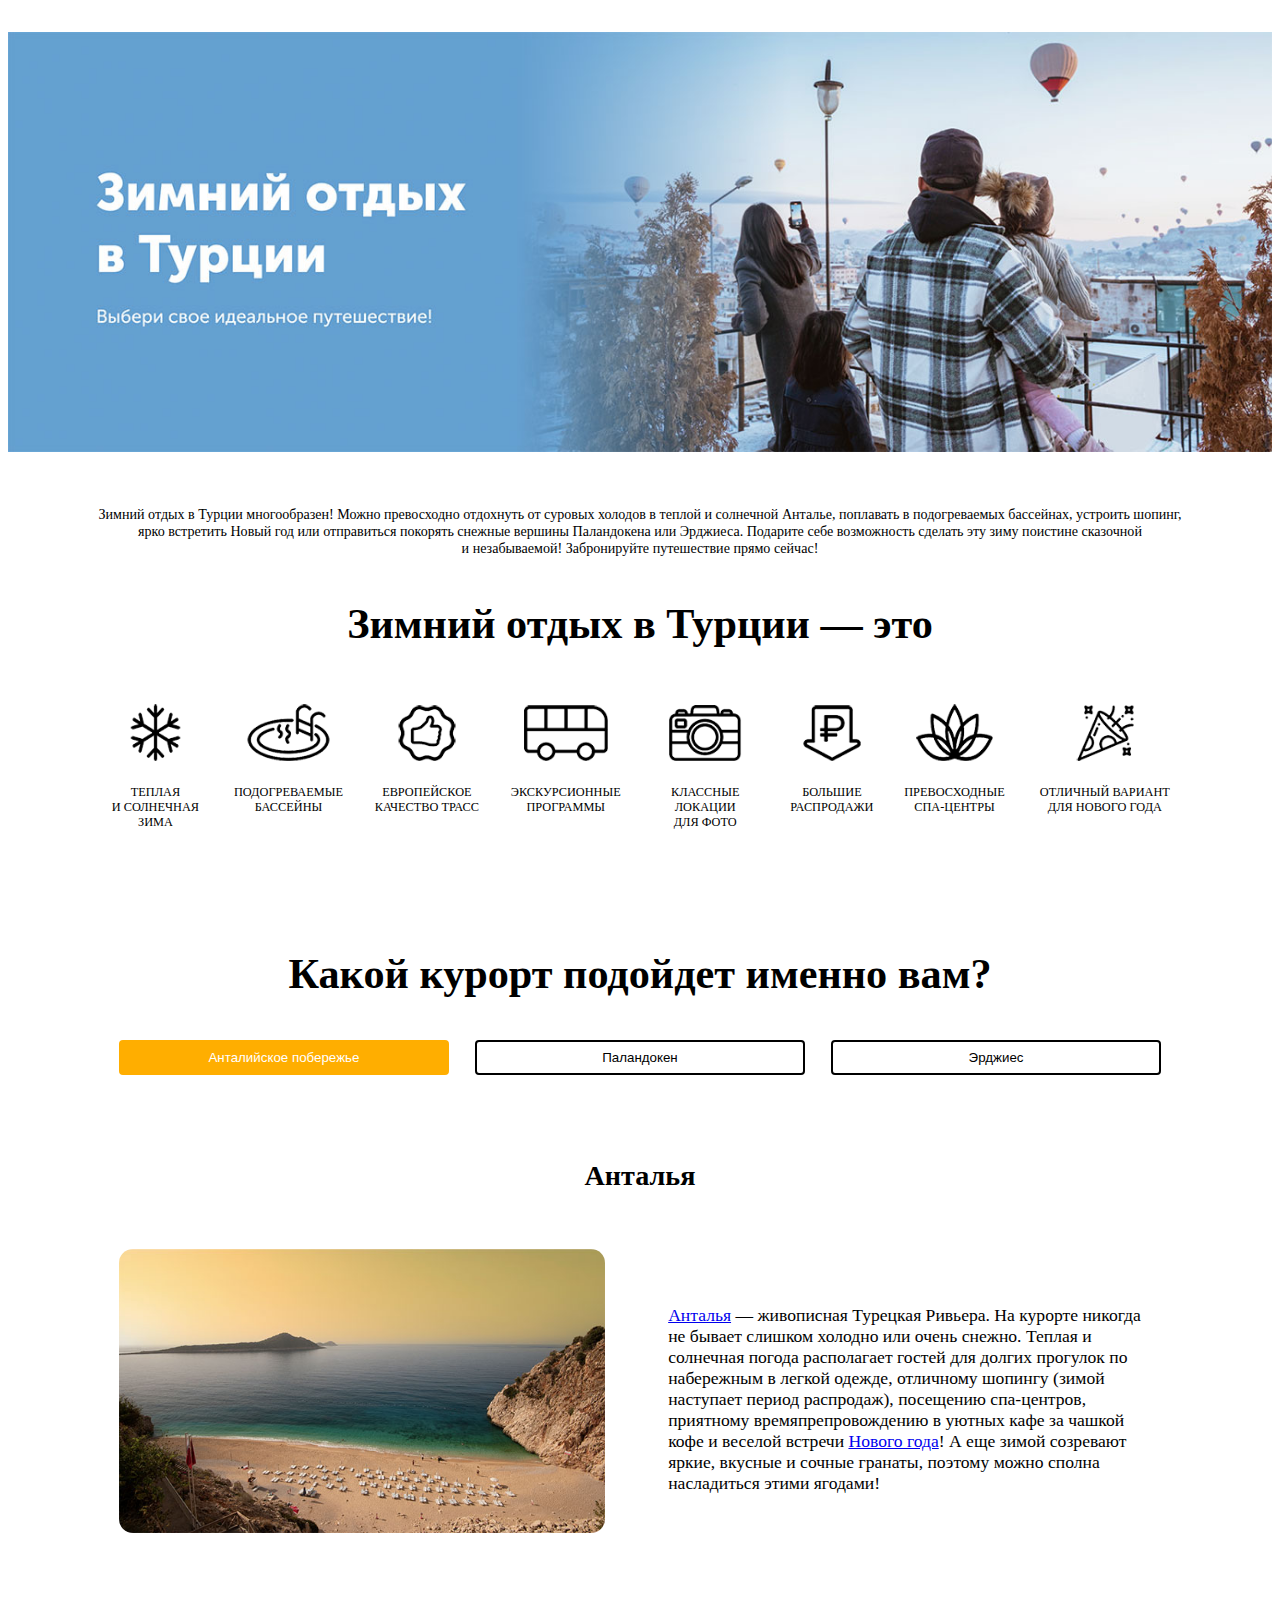
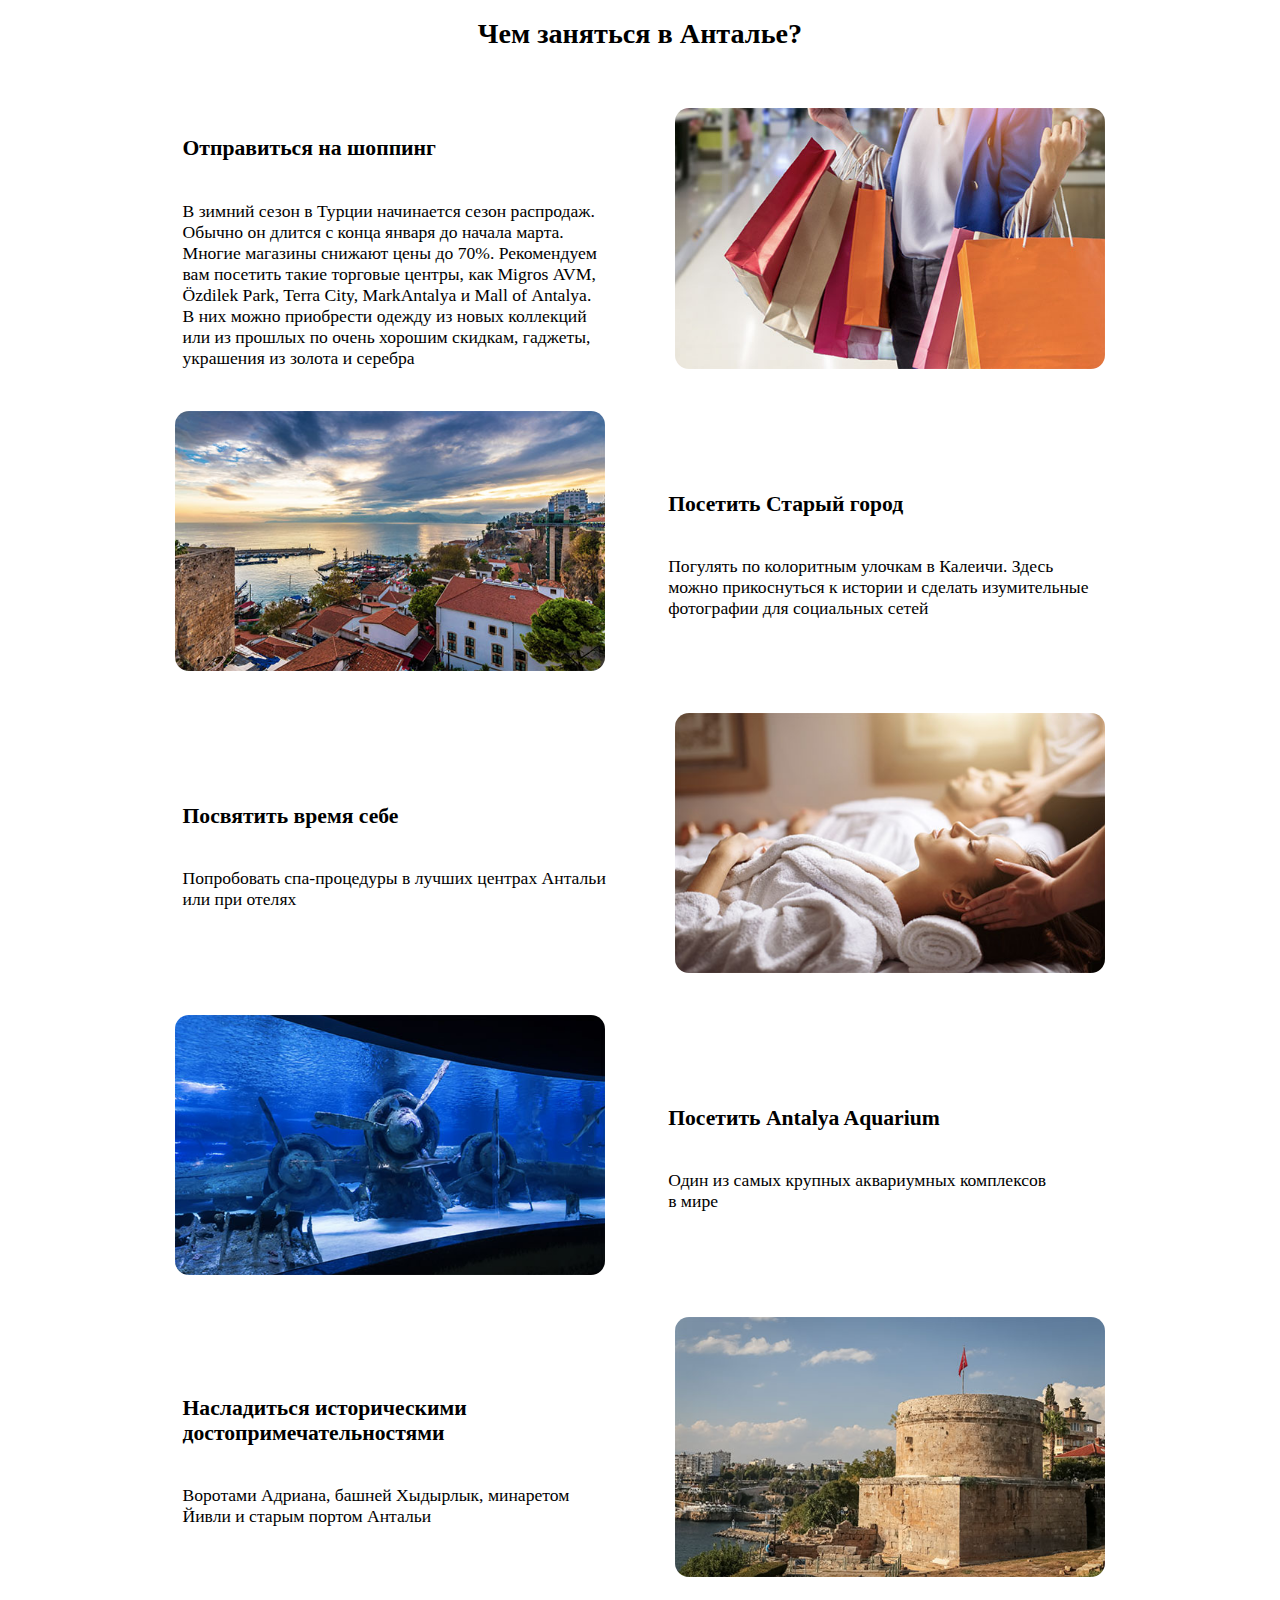
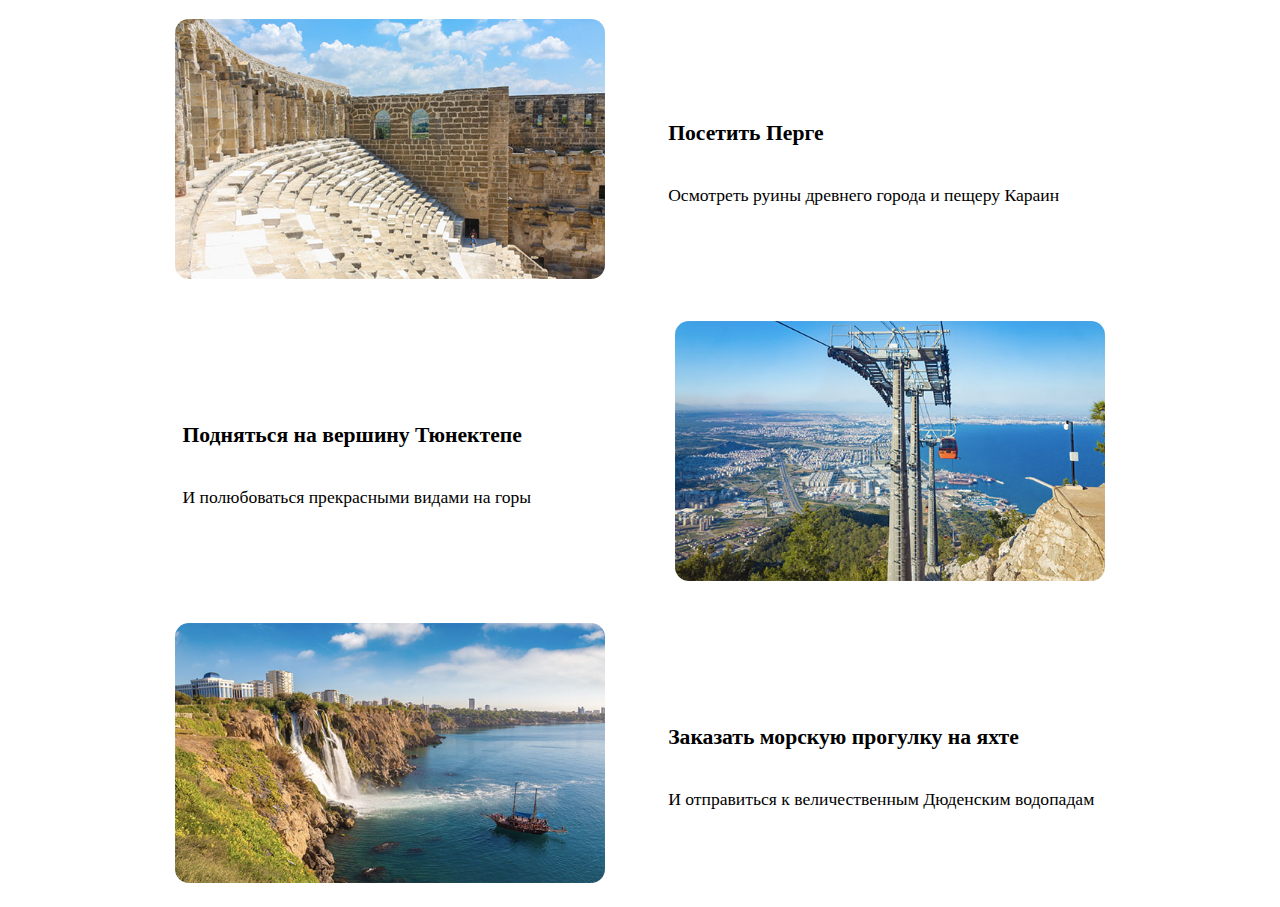
<file: site/coral.ru/index.html>
<body>
<link rel="stylesheet" href="css/index.css">

<div id="site-wrap">

    <section class="intro">
        <div class="kv"></div>
    </section>

    <section class="winter-turkey-is">
        <div class="contenu">
            <div class="blah-blah">
                Зимний отдых в Турции многообразен! Можно превосходно отдохнуть от суровых холодов в теплой и солнечной
                Анталье, поплавать в подогреваемых бассейнах, устроить шопинг, ярко встретить Новый год или отправиться
                покорять снежные вершины Паландокена или Эрджиеса. Подарите себе возможность сделать эту зиму поистине
                сказочной и незабываемой! Забронируйте путешествие прямо сейчас!
            </div>
            <h2>Зимний отдых в Турции &mdash; это</h2>
            <div class="features-list">
                <div>
                    <div class="icon" style="background-image: url(iii/icon-feaure-01.png);"></div>
                    <div class="label">Теплая и солнечная зима</div>
                </div>
                <div>
                    <div class="icon" style="background-image: url(iii/icon-feaure-02.png);"></div>
                    <div class="label">Подогреваемые бассейны</div>
                </div>
                <div>
                    <div class="icon" style="background-image: url(iii/icon-feaure-03.png);"></div>
                    <div class="label">Европейское качество трасс</div>
                </div>
                <div>
                    <div class="icon" style="background-image: url(iii/icon-feaure-04.png);"></div>
                    <div class="label">Экскурсионные программы</div>
                </div>
                <div>
                    <div class="icon" style="background-image: url(iii/icon-feaure-05.png);"></div>
                    <div class="label">Классные локации для фото</div>
                </div>
                <div>
                    <div class="icon" style="background-image: url(iii/icon-feaure-06.png);"></div>
                    <div class="label">Большие распродажи</div>
                </div>
                <div>
                    <div class="icon" style="background-image: url(iii/icon-feaure-07.png);"></div>
                    <div class="label">Превосходные спа-центры</div>
                </div>
                <div>
                    <div class="icon" style="background-image: url(iii/icon-feaure-08.png);"></div>
                    <div class="label">Отличный вариант для Нового года</div>
                </div>
            </div>
        </div>
    </section>

    <section class="resorts">
        <div class="contenu">
            <h2>Какой курорт подойдет именно вам?</h2>
            <div class="resort-selector">
                <button class="selected" data-content-marker="antalia">Анталийское побережье</button>
                <button data-content-marker="palandoken">Паландокен</button>
                <button data-content-marker="ercyies">Эрджиес</button>
            </div>
            <div class="resort-contents">
                <div class="resort shown" data-content="antalia">
                    <h3>Анталья</h3>
                    <div class="info-comp heading">
                        <div class="visual"></div>
                        <div class="info">
                            <p>
                                <a href="https://www.coral.ru/main/winter-turkey-s-coral-travel/" target="_blank">Анталья</a>
                                &mdash; живописная Турецкая Ривьера. На курорте никогда не бывает слишком холодно или
                                очень снежно. Теплая и солнечная погода располагает гостей для долгих прогулок по
                                набережным в легкой одежде, отличному шопингу (зимой наступает период распродаж),
                                посещению спа-центров, приятному времяпрепровождению в уютных кафе за чашкой кофе
                                и веселой встречи <a href="https://www.coral.ru/main/newyear/" target="_blank">Нового года</a>!
                                А еще зимой созревают яркие, вкусные и сочные гранаты,
                                поэтому можно сполна насладиться этими ягодами!
                            </p>
                        </div>
                    </div>
                    <h3>Чем заняться в Анталье?</h3>
                    <div class="info-comp">
                        <div class="visual" style="background-image: url(iii/visual-antalia-01.jpg);"></div>
                        <div class="info">
                            <h4>Отправиться на шоппинг</h4>
                            <p>
                                В зимний сезон в Турции начинается сезон распродаж. Обычно он длится с конца
                                января до начала марта. Многие магазины снижают цены до 70%. Рекомендуем вам посетить
                                такие торговые центры, как Migros AVM, Özdilek Park, Terra City, MarkAntalya и Mall of Antalya.
                                В них можно приобрести одежду из новых коллекций или из прошлых по очень хорошим скидкам,
                                гаджеты, украшения из золота и серебра
                            </p>
                        </div>
                    </div>
                    <div class="info-comp">
                        <div class="visual" style="background-image: url(iii/visual-antalia-02.jpg);"></div>
                        <div class="info">
                            <h4>Посетить Старый город</h4>
                            <p>
                                Погулять по колоритным улочкам в Калеичи. Здесь можно прикоснуться к истории и сделать
                                изумительные фотографии для социальных сетей
                            </p>
                        </div>
                    </div>
                    <div class="info-comp">
                        <div class="visual" style="background-image: url(iii/visual-antalia-03.jpg);"></div>
                        <div class="info">
                            <h4>Посвятить время себе</h4>
                            <p>
                                Попробовать спа-процедуры в лучших центрах Антальи или при отелях
                            </p>
                        </div>
                    </div>
                    <div class="info-comp">
                        <div class="visual" style="background-image: url(iii/visual-antalia-04.jpg);"></div>
                        <div class="info">
                            <h4>Посетить Antalya Aquarium</h4>
                            <p>
                                Один из самых крупных аквариумных комплексов в мире
                            </p>
                        </div>
                    </div>
                    <div class="info-comp">
                        <div class="visual" style="background-image: url(iii/visual-antalia-05.jpg);"></div>
                        <div class="info">
                            <h4>Насладиться историческими достопримечательностями</h4>
                            <p>
                                Воротами Адриана, башней Хыдырлык, минаретом Йивли и старым портом Антальи
                            </p>
                        </div>
                    </div>
                    <div class="info-comp">
                        <div class="visual" style="background-image: url(iii/visual-antalia-06.jpg);"></div>
                        <div class="info">
                            <h4>Посетить Перге</h4>
                            <p>Осмотреть руины древнего города и пещеру Караин</p>
                        </div>
                    </div>
                    <div class="info-comp">
                        <div class="visual" style="background-image: url(iii/visual-antalia-07.jpg);"></div>
                        <div class="info">
                            <h4>Подняться на вершину Тюнектепе</h4>
                            <p>И полюбоваться прекрасными видами на горы</p>
                        </div>
                    </div>
                    <div class="info-comp">
                        <div class="visual" style="background-image: url(iii/visual-antalia-08.jpg);"></div>
                        <div class="info">
                            <h4>Заказать морскую прогулку на яхте</h4>
                            <p>И отправиться к величественным Дюденским водопадам</p>
                        </div>
                    </div>
                </div>
                <div class="resort" data-content="palandoken">
                    <h3>Паландокен</h3>
                    <div class="info-comp heading">
                        <div class="visual"></div>
                        <div class="info">
                            <p>
                                Курорт <a href="https://www.coral.ru/main/turkey/palandoken/" target="_blank">Паландокен</a>
                                находится всего в 4 км от города Эрзурум. Паландокен завоевал любовь
                                горнолыжников благодаря большому выбору трасс легкого и среднего уровня. Здесь можно
                                быстро обучиться горнолыжному мастерству. А еще на курорте есть отличные возможности для
                                вечернего катания, отели со своими подъемниками и кафе с обзорным видом 360°. Курорт
                                Паландокен отлично подойдет как для активно катающихся гостей, так и для новичков!
                            </p>
                        </div>
                    </div>
                    <h3>Apres-ski, или чем ещё заняться на горнолыжном курорте?</h3>
                    <h3>На курорте</h3>
                    <div class="info-comp">
                        <div class="visual" style="background-image: url(iii/visual-palandoken-01.jpg);"></div>
                        <div class="info">
                            <h4>Расслабиться в спа-центре при отеле</h4>
                            <p>
                                Почти все отели предлагают своим гостям бассейны с подогревом, сауну, хаммам и услуги массажиста
                            </p>
                        </div>
                    </div>
                    <div class="info-comp">
                        <div class="visual" style="background-image: url(iii/visual-palandoken-02.jpg);"></div>
                        <div class="info">
                            <h4>Попробовать национальную кухню и насладиться великолепными видами в кафе с обзорными видами</h4>
                            <p>
                                Рекомендуем вам посетить Kure Café & Restourant, Famus Café (капсульный ресторан) и Konakly Café
                            </p>
                        </div>
                    </div>
                    <h3>В Эрзуруме</h3>
                    <div class="info-comp">
                        <div class="visual" style="background-image: url(iii/visual-palandoken-03.jpg);"></div>
                        <div class="info">
                            <h4>Отправиться в центр города и осмотреть все достопримечательности</h4>
                            <p>Эрзурумская крепость, крепость Олту, медресе с двумя минаретами, мост Чобан-Деде</p>
                        </div>
                    </div>
                    <div class="info-comp">
                        <div class="visual" style="background-image: url(iii/visual-palandoken-04.jpg);"></div>
                        <div class="info">
                            <h4>Посетить колоритный рынок</h4>
                            <p>
                                Самый известный крытый рынок расположен неподалеку от Караван-сарая Ташхан. Здесь можно
                                купить и небольшие памятные сувениры, и украшения из серебра, и местные сладости
                            </p>
                        </div>
                    </div>
                    <div class="info-comp">
                        <div class="visual" style="background-image: url(iii/visual-palandoken-05.jpg);"></div>
                        <div class="info">
                            <h4>Насладиться природными чудесами</h4>
                            <p>Озером Тортум с изумрудной водой, долиной Камины фей и живописным водопадом</p>
                        </div>
                    </div>

                    <h3>Что делать, если вы не умеете кататься на лыжах или у вас нет необходимого снаряжения?</h3>
                    <div class="textual">
                        <p>Если вы еще новичок, но мечтаете уверенно стоять на лыжах, то не беспокойтесь.
                            Опытные и дружелюбные инструкторы быстро обучат вас всем тонкостям горнолыжного спорта!</p>
                        <p>Также почти во всех отелях вы можете арендовать все необходимое горнолыжное снаряжение – от
                            костюма до лыж, сноуборда, санок и тюбинга &mdash; по очень привлекательным и приятным ценам</p>
                    </div>
                </div>
                <div class="resort" data-content="ercyies">
                    <h3>Эрджиес</h3>
                    <div class="info-comp heading">
                        <div class="visual"></div>
                        <div class="info">
                            <p>
                                <a href="https://www.coral.ru/main/turkey/erciyes/" target="_blank">Эрджиес</a> &mdash;
                                это настоящая жемчужина горнолыжной Турции! Современный курорт находится в 25 км
                                от города Кайсери. Здесь оснащенные широкие трассы, 18 подъемников, удобная система
                                ski-pass и превосходные спа-центры при отелях. Этот горнолыжный курорт идеально подойдет
                                для тех, кто хочет совместить активное катание по горным склонам с другими видами отдыха!
                            </p>
                        </div>
                    </div>
                    <h3>Apres-ski, или чем ещё заняться на горнолыжном курорте?</h3>
                    <h3>На курорте</h3>
                    <div class="info-comp">
                        <div class="visual" style="background-image: url(iii/visual-ercyies-01.jpg);"></div>
                        <div class="info">
                            <h4>Сделать яркие фотографии</h4>
                            <p>На фоне снежных вершин</p>
                        </div>
                    </div>
                    <div class="info-comp">
                        <div class="visual" style="background-image: url(iii/visual-ercyies-02.jpg);"></div>
                        <div class="info">
                            <h4>Посетить Каппадокию</h4>
                            <p>
                                Насладиться сказочными воздушными шарами и завораживающими подземными городами
                                в Каппадокии. Расстояние от Эрджиес до Каппадокии &mdash; 110 км
                            </p>
                        </div>
                    </div>
                    <div class="info-comp">
                        <div class="visual" style="background-image: url(iii/visual-ercyies-03.jpg);"></div>
                        <div class="info">
                            <h4>Расслабиться в спа-центре при отеле</h4>
                            <p>
                                Отдохнуть в спа-отелях при отелях. Почти все отели в Эрджиесе предлагают своим гостям
                                подогреваемые бассейны, хаммам и массаж
                            </p>
                        </div>
                    </div>
                    <div class="info-comp">
                        <div class="visual" style="background-image: url(iii/visual-ercyies-04.jpg);"></div>
                        <div class="info">
                            <h4>Весело провести время в ночном клубе при отеле Mirada Del Monte 3*</h4>
                            <p>Попасть на вечеринку может любой желающий</p>
                        </div>
                    </div>
                    <div class="info-comp">
                        <div class="visual" style="background-image: url(iii/visual-ercyies-05.jpg);"></div>
                        <div class="info">
                            <h4>Покататься на санках и тюбинагах</h4>
                            <p>Можно взять на прокат</p>
                        </div>
                    </div>
                    <h3>В Кайсери</h3>
                    <div class="info-comp">
                        <div class="visual" style="background-image: url(iii/visual-ercyies-06.jpg);"></div>
                        <div class="info">
                            <h4>Отправиться на шопинг</h4>
                            <p>
                                Здесь находится 9 огромных торговых центров, где можно купить все: от одежды любимых
                                брендов до небольших сувениров для друзей и родственников
                            </p>
                        </div>
                    </div>
                    <div class="info-comp">
                        <div class="visual" style="background-image: url(iii/visual-ercyies-07.jpg);"></div>
                        <div class="info">
                            <h4>Попробовать национальную кухню</h4>
                            <p>
                                В Кайсери можно попробовать блюда, характерные именно для этого региона. Например,
                                катмери, манты и бастурму
                            </p>
                        </div>
                    </div>
                    <div class="info-comp">
                        <div class="visual" style="background-image: url(iii/visual-ercyies-08.jpg);"></div>
                        <div class="info">
                            <h4>Рассмотреть исторические достопримечательности</h4>
                            <p>Мечеть Куршунлу, крепость Кайсери, площадь Джумхурийет</p>
                        </div>
                    </div>

                    <h3>Что делать, если вы не умеете кататься на лыжах или у вас нет необходимого снаряжения?</h3>
                    <div class="textual">
                        <p>Если вы еще новичок, но мечтаете уверенно стоять на лыжах, то не беспокойтесь.
                            Опытные и дружелюбные инструкторы быстро обучат вас всем тонкостям горнолыжного спорта!</p>
                        <p>Также почти во всех отелях вы можете арендовать все необходимое горнолыжное снаряжение – от
                            костюма до лыж, сноуборда, санок и тюбинга &mdash; по очень привлекательным и приятным ценам</p>
                    </div>
                </div>
            </div>
        </div>
    </section>

</div>

<script src="js/index.js"></script>
</body>
</file>
<file: site/coral.ru/css/index.css>
.reset {
  position: static;
  left: auto;
  top: auto;
  right: auto;
  bottom: auto;
  width: auto;
  height: auto;
  margin: 0;
  padding: 0;
  -webkit-transform: none;
  -moz-transform: none;
  -ms-transform: none;
  -o-transform: none;
  transform: none;
  background: none;
}
.bbox,
.bbox * {
  box-sizing: border-box;
}
.interactive {
  -webkit-user-select: none;
  -moz-user-select: none;
  -ms-user-select: none;
  user-select: none;
}
.interactive:active {
  -webkit-transform: translateY(2px);
  -moz-transform: translateY(2px);
  -ms-transform: translateY(2px);
  -o-transform: translateY(2px);
  transform: translateY(2px);
}
.abs100x100 {
  position: absolute;
  left: 0;
  top: 0;
  width: 100%;
  height: 100%;
}
.centering {
  display: table !important;
  width: 100%;
  height: 100%;
}
.centering > *:first-child {
  width: 100%;
  height: 100%;
  display: table-cell;
  text-align: center;
  vertical-align: middle;
}
.centering > *:first-child > *:first-child {
  display: inline-block;
}
@media screen and (max-width: 768px) {
  .hidden-on-mobile {
    display: none !important;
  }
}
@media screen and (min-width: 769px) {
  .hidden-on-desktop {
    display: none !important;
  }
}
.rur:not(:empty):after {
  content: ' \20BD ';
}
.flex-center {
  display: flex;
  justify-content: center;
  align-items: center;
}
#site-wrap,
#site-wrap * {
  box-sizing: border-box;
}
#site-wrap section + section {
  margin-top: 3%;
}
@media screen and (max-width: 768px) {
  #site-wrap section + section {
    margin-top: 10%;
  }
}
#site-wrap section > .contenu {
  max-width: 1370px;
  margin: auto;
  padding: 1rem;
  font-size: 1.1vw;
  display: flex;
  flex-direction: column;
  align-items: center;
}
@media screen and (max-width: 1440px) {
  #site-wrap section > .contenu {
    max-width: 1130px;
  }
}
@media screen and (min-width: 1440px) {
  #site-wrap section > .contenu {
    font-size: 15.84px;
  }
}
#site-wrap section > .contenu > * {
  max-width: 100%;
}
@media screen and (max-width: 768px) {
  #site-wrap section > .contenu {
    font-size: 1.2em;
  }
}
@media screen and (max-width: 576px) {
  #site-wrap section > .contenu {
    font-size: 1.3em;
  }
}
#site-wrap section > .contenu h2 {
  text-align: center;
  margin-bottom: 1em;
  font-size: 3em;
  max-width: 20em;
}
@media screen and (max-width: 768px) {
  #site-wrap section > .contenu h2 {
    font-size: 2.6em;
    padding: 0 0.5em;
  }
}
@media screen and (max-width: 576px) {
  #site-wrap section > .contenu h2 {
    font-size: 2em;
  }
}
#site-wrap section > .contenu h3 {
  text-align: center;
  font-size: 2em;
}
#site-wrap section > .contenu ul li:before,
#site-wrap section > .contenu ul li:after {
  display: none;
}
#site-wrap section > .contenu .buttonlike {
  -webkit-user-select: none;
  -moz-user-select: none;
  -ms-user-select: none;
  user-select: none;
  display: inline-flex;
  justify-content: center;
  align-items: center;
  text-align: center;
  line-height: 1;
  font-size: inherit;
  height: 2.6em;
  padding: 0 2em;
  border: 0;
  text-decoration: none!important;
  border-radius: 0.5em;
}
#site-wrap section > .contenu .buttonlike:active {
  -webkit-transform: translateY(2px);
  -moz-transform: translateY(2px);
  -ms-transform: translateY(2px);
  -o-transform: translateY(2px);
  transform: translateY(2px);
}
#site-wrap section > .contenu .buttonlike.transparent {
  color: inherit;
  border: 1px solid currentColor;
}
#site-wrap section > .contenu .buttonlike.yellow {
  color: white;
  background-color: #F0AB00;
}
#site-wrap section > .contenu .buttonlike.blue {
  color: white;
  background-color: #0093D0;
}
#site-wrap section > .contenu .buttonlike.deepblue {
  color: white;
  background-color: #0F2855;
}
#site-wrap section > .contenu .buttonlike.red {
  color: white;
  background-color: #D7232A;
  border-radius: 100px;
}
body .contentLayout-BaseContainer {
  max-width: 100%;
  overflow: hidden;
}
body .contentLayout-BaseContainer .notcritical {
  padding: 0!important;
}
body .contentLayout-BaseContainer .notcritical > .container {
  margin: 0!important;
  padding: 0!important;
  max-width: none!important;
}
body .contentLayout-BaseContainer .notcritical > .container .widgetcontainer {
  margin-bottom: 0;
}
body .contentLayout-BaseContainer .notcritical > .container > .row:not(:nth-child(2)) {
  display: none;
}
body > div.contentLayout-BaseContainer > div.notcritical > div > div:nth-child(2) > div.col-sm-12.order-1.col-md-9.rightcol > h1 {
  display: none;
}
@font-face {
  font-family: 'museosans';
  font-weight: 900;
  src: url('https://font.static.useinsider.com/coraltravel/museosanscyrl-900-webfont.ttf');
}
@font-face {
  font-family: 'museosans';
  font-weight: bold;
  src: url('https://font.static.useinsider.com/coraltravel/museosanscyrl-700-webfont.ttf');
}
@font-face {
  font-family: 'museosans';
  font-weight: normal;
  src: url('https://font.static.useinsider.com/coraltravel/museosanscyrl-500-webfont.ttf');
}
@font-face {
  font-family: 'museosans';
  font-weight: 300;
  src: url('https://font.static.useinsider.com/coraltravel/museosanscyrl-300-webfont.ttf');
}
#site-wrap {
  font-family: museosans;
  font-weight: normal;
}
#site-wrap h1,
#site-wrap h2,
#site-wrap h3,
#site-wrap h4 {
  font-weight: bold;
}
#site-wrap section.intro .kv {
  max-width: 1370px;
  margin: 2em auto 0;
  background: url("../iii/intro-desktop.jpg") center no-repeat;
  background-size: cover;
  aspect-ratio: 3.01098901;
}
@media screen and (max-width: 768px) {
  #site-wrap section.intro .kv {
    background-image: url(../iii/intro-mobile.jpg);
    aspect-ratio: 0.72;
  }
}
#site-wrap section.winter-turkey-is > .contenu {
  text-align: center;
  font-weight: normal;
}
#site-wrap section.winter-turkey-is > .contenu h2 {
  margin-top: 1em;
}
#site-wrap section.winter-turkey-is > .contenu .features-list {
  display: flex;
  justify-content: center;
}
@media screen and (max-width: 768px) {
  #site-wrap section.winter-turkey-is > .contenu .features-list {
    flex-wrap: wrap;
  }
}
#site-wrap section.winter-turkey-is > .contenu .features-list > * {
  flex: 0 1 auto;
  display: flex;
  flex-direction: column;
  align-items: center;
  padding: 1em;
}
#site-wrap section.winter-turkey-is > .contenu .features-list > * > * {
  max-width: 100%;
}
@media screen and (max-width: 768px) {
  #site-wrap section.winter-turkey-is > .contenu .features-list > * {
    flex: 0 1 25%;
  }
}
@media screen and (max-width: 576px) {
  #site-wrap section.winter-turkey-is > .contenu .features-list > * {
    flex: 0 1 50%;
  }
}
#site-wrap section.winter-turkey-is > .contenu .features-list > * .icon {
  aspect-ratio: 1.49253731;
  background: center no-repeat;
  background-size: contain;
  width: 6em;
  max-width: 100px;
}
#site-wrap section.winter-turkey-is > .contenu .features-list > * .label {
  line-height: 1.2;
  margin-top: 2em;
  text-transform: uppercase;
  font-size: 0.875em;
}
#site-wrap section.resorts > .contenu .resort-selector {
  width: 100%;
  display: flex;
  justify-content: center;
}
@media screen and (max-width: 768px) {
  #site-wrap section.resorts > .contenu .resort-selector {
    flex-wrap: wrap;
  }
}
#site-wrap section.resorts > .contenu .resort-selector [data-content-marker] {
  -webkit-user-select: none;
  -moz-user-select: none;
  -ms-user-select: none;
  user-select: none;
  outline: none;
  flex: 0 1 30%;
  display: inline-flex;
  justify-content: center;
  align-items: center;
  text-align: center;
  line-height: 1;
  margin: 0 1em;
  height: 2.6em;
  padding: 0 2em;
  border-radius: 0.3em;
  border: 2px solid black;
  background: white;
  -webkit-transition: color 0.5s, background 0.5s, border 0.5s;
  -moz-transition: color 0.5s, background 0.5s, border 0.5s;
  -ms-transition: color 0.5s, background 0.5s, border 0.5s;
  -o-transition: color 0.5s, background 0.5s, border 0.5s;
  transition: color 0.5s, background 0.5s, border 0.5s;
  cursor: pointer;
}
#site-wrap section.resorts > .contenu .resort-selector [data-content-marker]:active {
  -webkit-transform: translateY(2px);
  -moz-transform: translateY(2px);
  -ms-transform: translateY(2px);
  -o-transform: translateY(2px);
  transform: translateY(2px);
}
@media screen and (max-width: 768px) {
  #site-wrap section.resorts > .contenu .resort-selector [data-content-marker] {
    flex: 1 1 auto;
    margin: 0.5em;
  }
}
#site-wrap section.resorts > .contenu .resort-selector [data-content-marker].selected {
  pointer-events: none;
  color: white;
  background: #FFAE00;
  border-color: #FFAE00;
}
@media screen and (max-width: 768px) {
  #site-wrap section.resorts > .contenu .resort-selector [data-content-marker][data-content-marker="antalia"] {
    flex-basis: 80%;
  }
}
#site-wrap section.resorts > .contenu .resort-contents .resort:not(.shown) {
  display: none;
}
#site-wrap section.resorts > .contenu .resort-contents .resort[data-content='antalia'] .info-comp.heading .visual {
  background-image: url(../iii/visual-heading-antalia-desktop.jpg);
}
@media screen and (max-width: 768px) {
  #site-wrap section.resorts > .contenu .resort-contents .resort[data-content='antalia'] .info-comp.heading .visual {
    background-image: url(../iii/visual-heading-antalia-mobile.jpg);
  }
}
#site-wrap section.resorts > .contenu .resort-contents .resort[data-content='palandoken'] .info-comp.heading .visual {
  background-image: url(../iii/visual-heading-palandoken-desktop.jpg);
}
@media screen and (max-width: 768px) {
  #site-wrap section.resorts > .contenu .resort-contents .resort[data-content='palandoken'] .info-comp.heading .visual {
    background-image: url(../iii/visual-heading-palandoken-mobile.jpg);
  }
}
#site-wrap section.resorts > .contenu .resort-contents .resort[data-content='ercyies'] .info-comp.heading .visual {
  background-image: url(../iii/visual-heading-ercyies-desktop.jpg);
}
@media screen and (max-width: 768px) {
  #site-wrap section.resorts > .contenu .resort-contents .resort[data-content='ercyies'] .info-comp.heading .visual {
    background-image: url(../iii/visual-heading-ercyies-mobile.jpg);
  }
}
#site-wrap section.resorts > .contenu .resort-contents .resort > h3 {
  margin: 3em auto 2em;
  line-height: 1.2;
  max-width: 30em;
}
#site-wrap section.resorts > .contenu .resort-contents .resort > h3 + h3 {
  margin-top: 0;
}
#site-wrap section.resorts > .contenu .resort-contents .resort .info-comp {
  display: flex;
}
#site-wrap section.resorts > .contenu .resort-contents .resort .info-comp:nth-of-type(even) {
  flex-direction: row-reverse;
}
@media screen and (max-width: 768px) {
  #site-wrap section.resorts > .contenu .resort-contents .resort .info-comp {
    flex-direction: column!important;
    align-items: center;
    padding: 0 2em;
  }
}
#site-wrap section.resorts > .contenu .resort-contents .resort .info-comp + .info-comp {
  margin-top: 3em;
}
#site-wrap section.resorts > .contenu .resort-contents .resort .info-comp > * {
  flex: 1 1 50%;
  margin: 0 2em;
}
@media screen and (max-width: 768px) {
  #site-wrap section.resorts > .contenu .resort-contents .resort .info-comp > * {
    flex: 1 1 auto;
    width: 100%;
    margin: 0;
  }
}
#site-wrap section.resorts > .contenu .resort-contents .resort .info-comp.heading .visual {
  aspect-ratio: 1.7115903;
  background: center no-repeat;
  background-size: cover;
}
@media screen and (max-width: 768px) {
  #site-wrap section.resorts > .contenu .resort-contents .resort .info-comp.heading .visual {
    aspect-ratio: 1;
  }
}
#site-wrap section.resorts > .contenu .resort-contents .resort .info-comp:not(.heading) {
  padding: 0 4em;
}
@media screen and (max-width: 768px) {
  #site-wrap section.resorts > .contenu .resort-contents .resort .info-comp:not(.heading) {
    padding: 0 2em;
  }
}
#site-wrap section.resorts > .contenu .resort-contents .resort .info-comp:not(.heading) .visual {
  aspect-ratio: 1.65229885;
  background: center no-repeat;
  background-size: cover;
}
@media screen and (max-width: 768px) {
  #site-wrap section.resorts > .contenu .resort-contents .resort .info-comp:not(.heading) .visual {
    aspect-ratio: 2;
  }
}
#site-wrap section.resorts > .contenu .resort-contents .resort .info-comp .visual {
  border-radius: 1em;
}
@media screen and (max-width: 768px) {
  #site-wrap section.resorts > .contenu .resort-contents .resort .info-comp .visual {
    border-radius: 2em;
  }
}
#site-wrap section.resorts > .contenu .resort-contents .resort .info-comp .info {
  display: flex;
  flex-direction: column;
  justify-content: center;
  font-size: 1.25em;
  font-weight: normal;
}
#site-wrap section.resorts > .contenu .resort-contents .resort .info-comp .info > * {
  max-width: 100%;
}
@media screen and (max-width: 768px) {
  #site-wrap section.resorts > .contenu .resort-contents .resort .info-comp .info {
    margin-top: 2em;
  }
}
#site-wrap section.resorts > .contenu .resort-contents .resort .info-comp .info h4 {
  font-size: 1.23076923em;
  margin-bottom: 1em;
}
@media screen and (max-width: 768px) {
  #site-wrap section.resorts > .contenu .resort-contents .resort .info-comp .info h4 {
    text-transform: uppercase;
  }
}
#site-wrap section.resorts > .contenu .resort-contents .resort .info-comp .info p {
  margin-bottom: 0;
}
#site-wrap section.resorts > .contenu .resort-contents .resort .info-comp .info a {
  font-size: inherit;
  font-family: inherit;
  text-decoration: underline;
}
#site-wrap section.resorts > .contenu .resort-contents .resort .textual {
  font-weight: normal;
  max-width: 60em;
  margin: auto;
}
#site-wrap section.resorts > .contenu .resort-contents .resort .textual p {
  margin-bottom: 0;
  text-align: center;
}
#site-wrap section.resorts > .contenu .resort-contents .resort .textual p + p {
  margin-top: 1em;
}
#site-wrap section.message-us > .contenu {
  flex-direction: row;
  align-items: stretch;
}
@media screen and (max-width: 768px) {
  #site-wrap section.message-us > .contenu {
    flex-direction: column;
  }
}
#site-wrap section.message-us > .contenu .lefty,
#site-wrap section.message-us > .contenu .righty {
  flex: 1 1 50%;
}
#site-wrap section.message-us > .contenu .righty {
  display: flex;
  flex-direction: column;
  align-items: center;
  text-align: center;
  border-left: 1px solid black;
}
#site-wrap section.message-us > .contenu .righty > * {
  max-width: 100%;
}
@media screen and (max-width: 768px) {
  #site-wrap section.message-us > .contenu .righty {
    border-left: 0;
    border-top: 1px solid black;
    margin-top: 2em;
    padding-top: 2em;
  }
}
#site-wrap section.message-us > .contenu .messengers {
  display: flex;
  justify-content: center;
  margin-top: 2em;
}
#site-wrap section.message-us > .contenu .messengers a {
  -webkit-user-select: none;
  -moz-user-select: none;
  -ms-user-select: none;
  user-select: none;
  position: relative;
  width: 5em;
  max-width: 80px;
  background: center no-repeat;
  background-size: contain;
  margin: 0 1.5em;
}
#site-wrap section.message-us > .contenu .messengers a:active {
  -webkit-transform: translateY(2px);
  -moz-transform: translateY(2px);
  -ms-transform: translateY(2px);
  -o-transform: translateY(2px);
  transform: translateY(2px);
}
#site-wrap section.message-us > .contenu .messengers a:before {
  content: '';
  display: block;
  padding-top: 100%;
}
#site-wrap section.message-us > .contenu .messengers a > * {
  position: absolute;
  left: 0;
  top: 0;
  width: 100%;
  height: 100%;
}
#site-wrap section.message-us > .contenu .phone-number {
  font-size: 3.125em;
  font-weight: bold;
  color: #FFAE00;
  text-decoration: none;
  margin: 0.5em auto;
}
@media screen and (max-width: 768px) {
  #site-wrap section.message-us > .contenu .phone-number {
    font-size: 8vw;
  }
}
#hotels-set {
  width: 100%;
  max-width: 1280px;
  margin: auto;
  margin-top: 3%;
}
</file>
